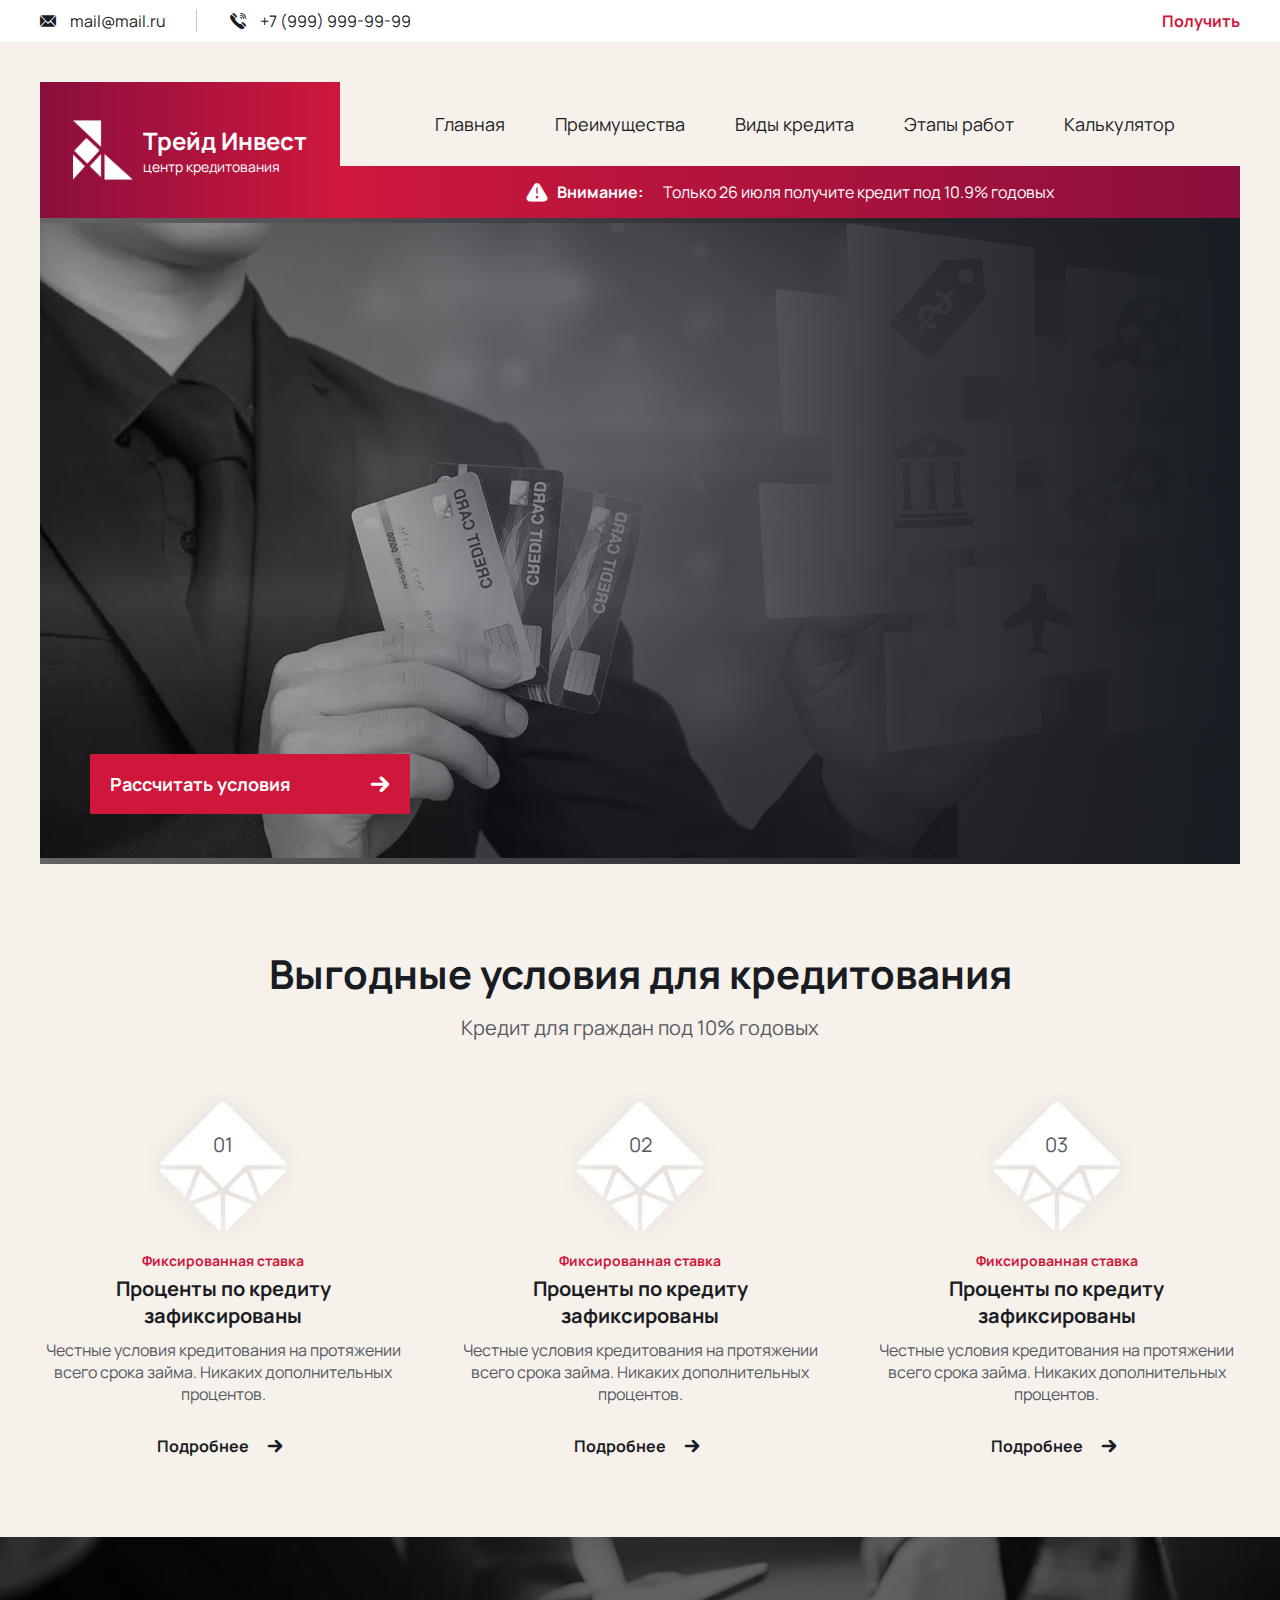
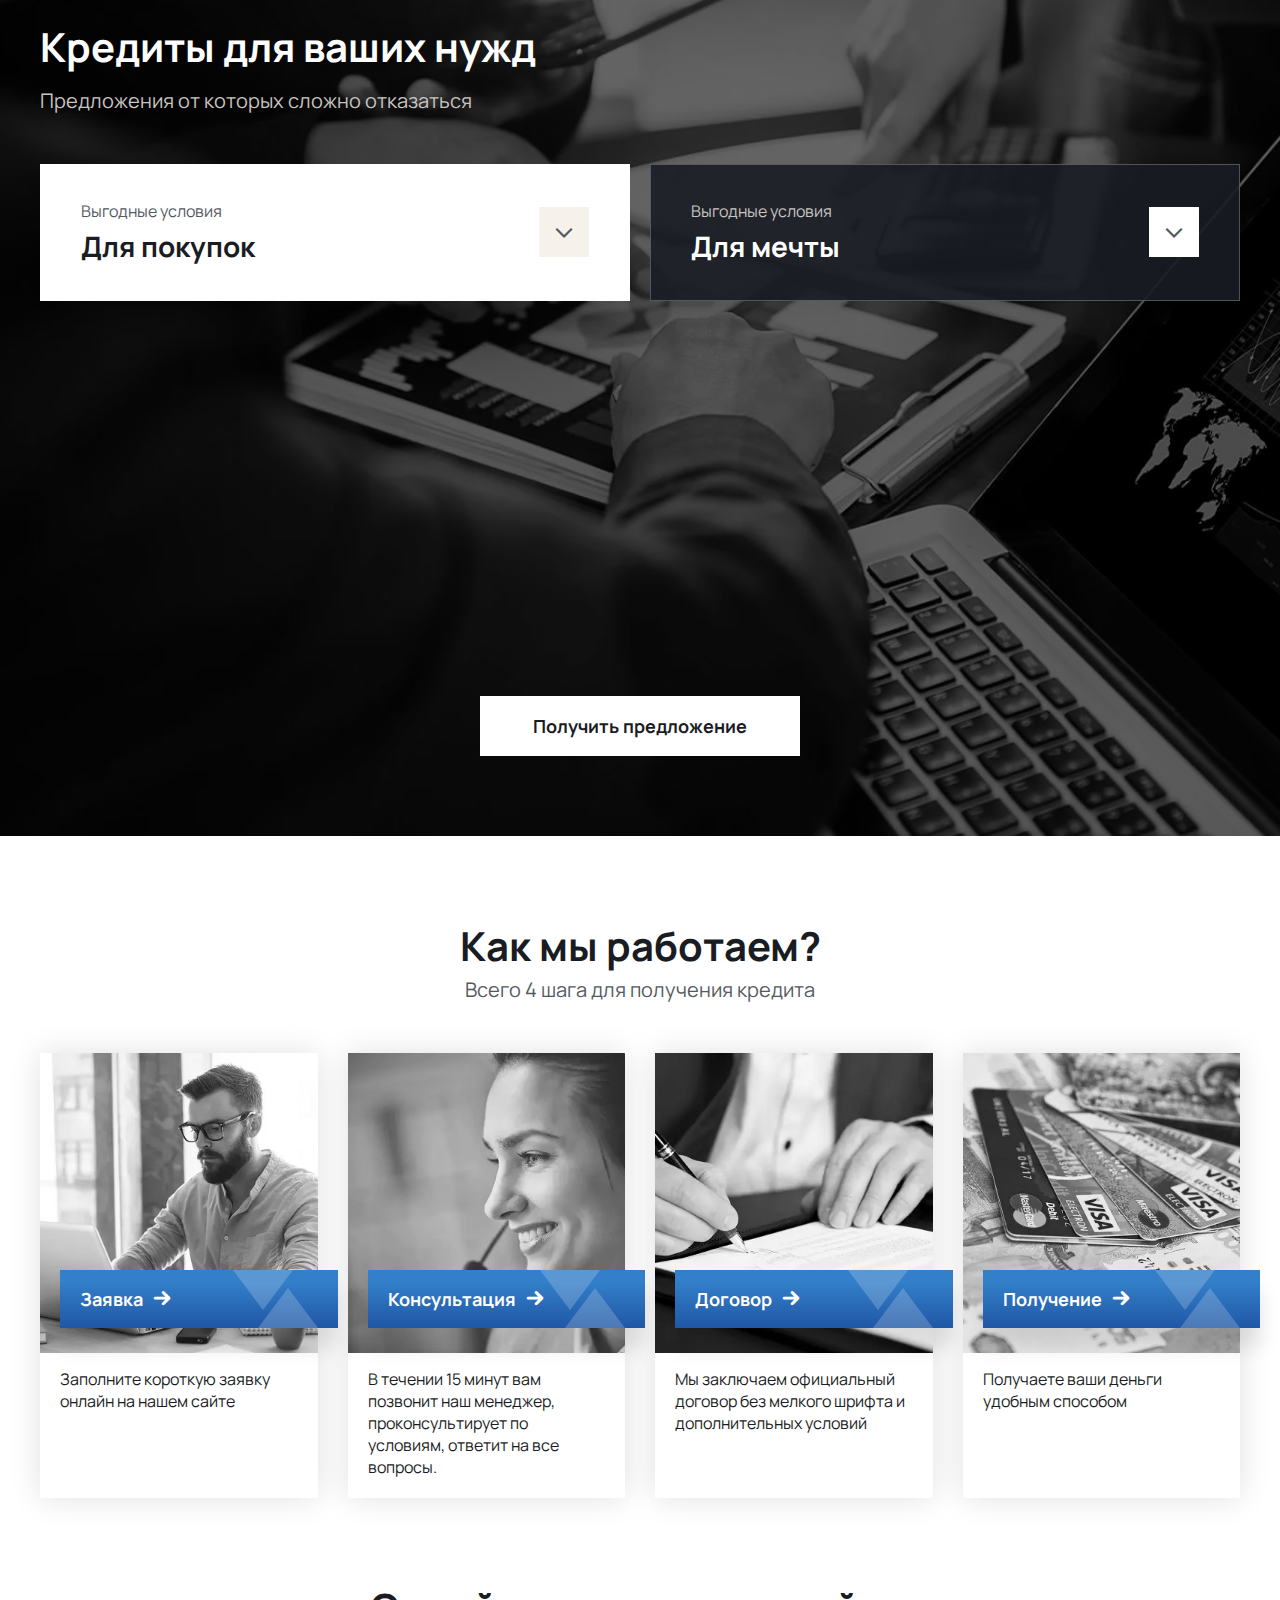
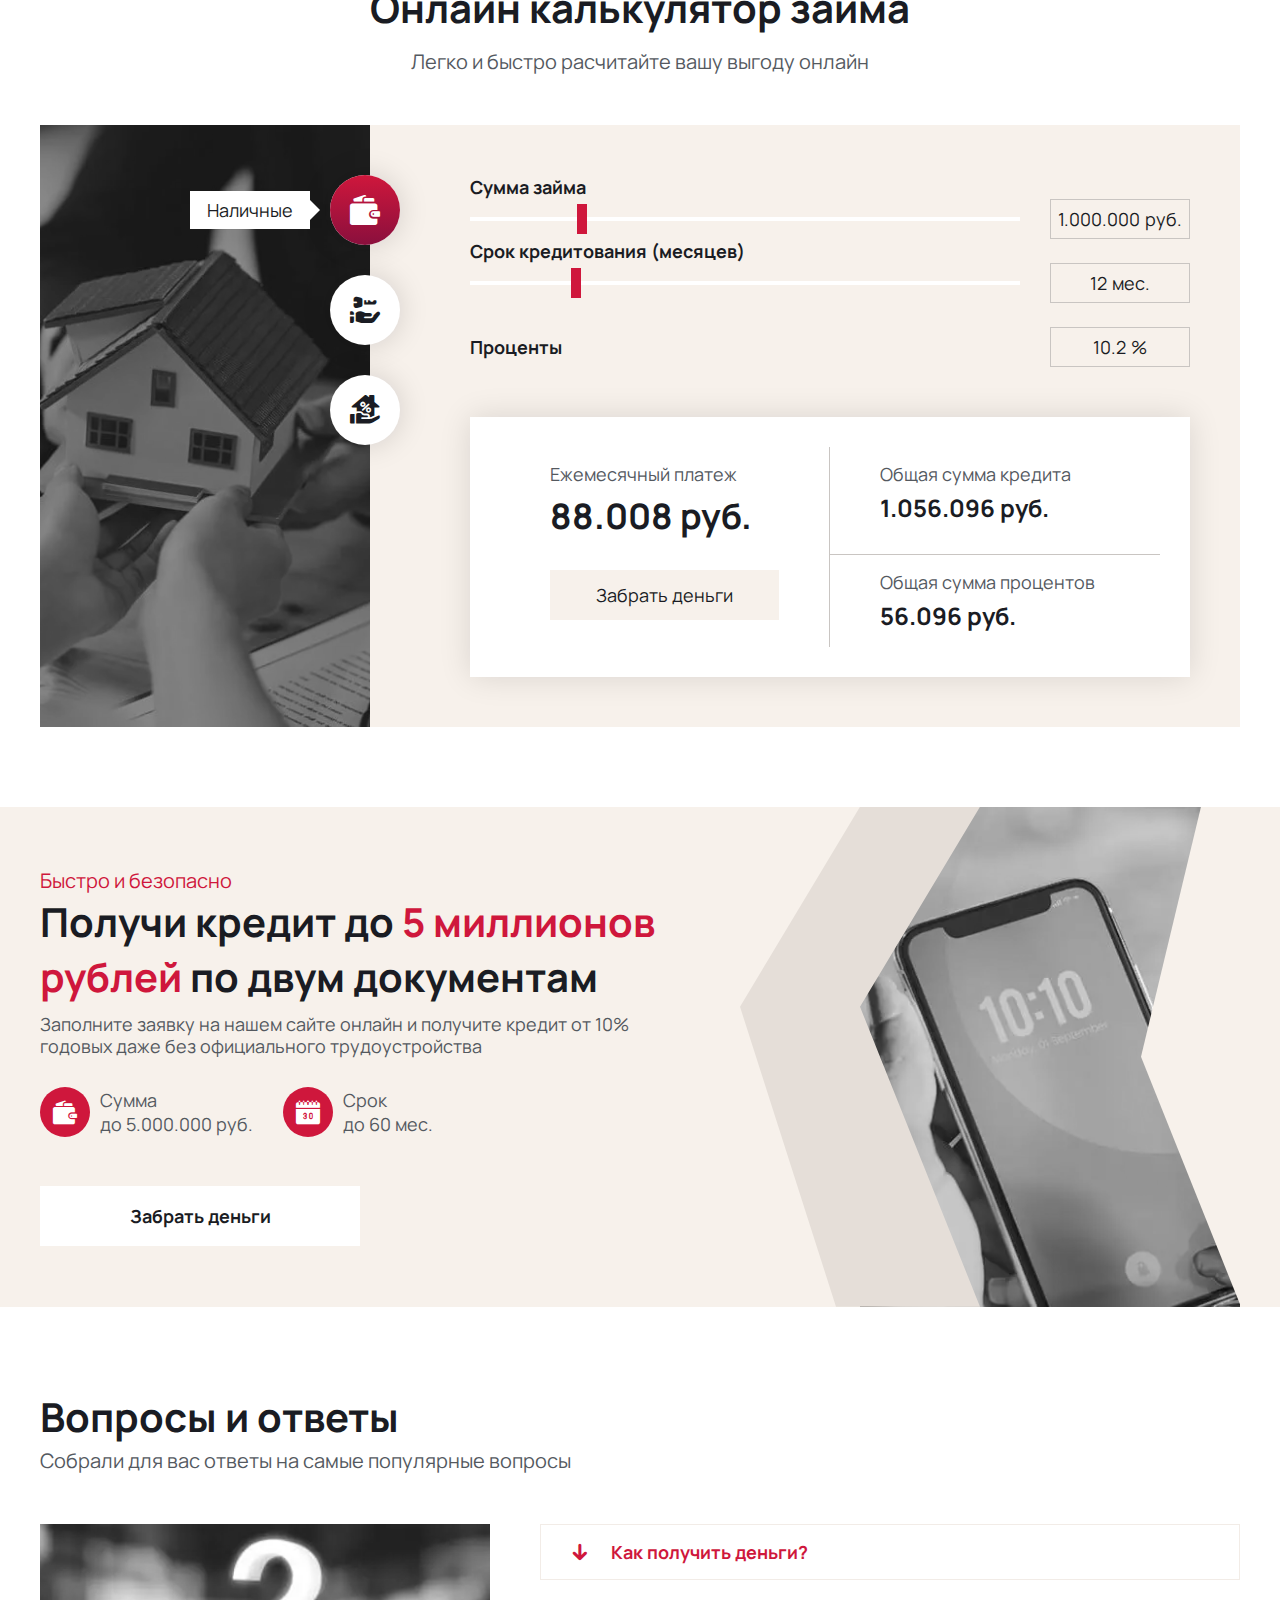
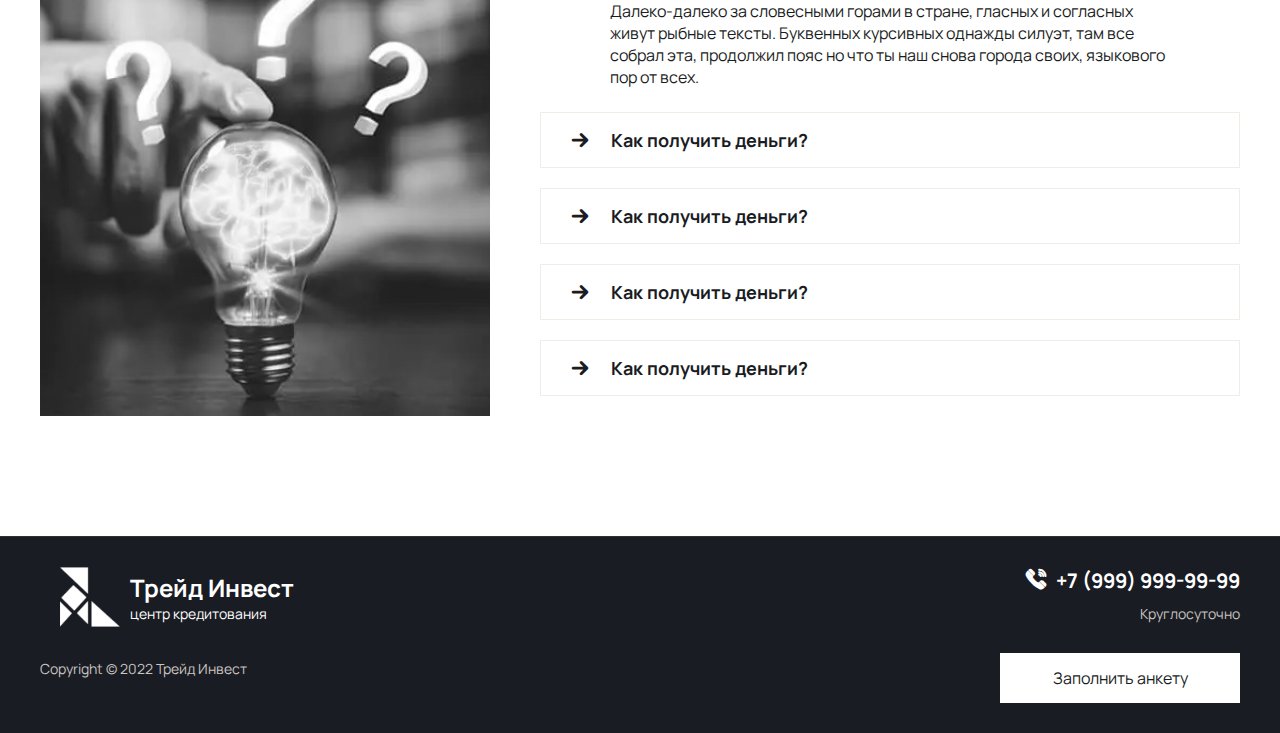
<file: index.html>
<!DOCTYPE html>
<html lang="en">
<head>
    <meta charset="UTF-8">
    <meta http-equiv="X-UA-Compatible" content="IE=edge">
    <meta name="viewport" content="width=device-width, initial-scale=1.0">
    <link rel="icon" href="img/icons/favicon.svg" type="image/svg+xml">
    <link rel="stylesheet" href="css/style.min.css?_v=20230113015735">
    <title>Главная</title>
</head>
<body>

<header class="header">
    <div class="header__top">
        <div class="header__contacts">
            <a href="mailto:mail@mail.ru" class="mail">mail@mail.ru</a>
            <a href="tel:+79999999999" class="phone">+7 (999) 999-99-99</a>
        </div>
        <a href="/form.html" class="header__btn">Получить</a>
    </div>
    <div class="header__wrapper">
        <a href="/" class="logo">
            <img src="img/icons/logo.svg" alt="">
            <div class="logo__text">
                <span>Трейд Инвест</span>
                <span class="small">центр кредитования</span>
            </div>
        </a>
        <nav class="menu">
            <a href="/">Главная</a>
            <a href="/#advanced">Преимущества</a>
            <a href="/#needs">Виды кредита</a>
            <a href="/#steps">Этапы работ</a>
            <a href="/#calc">Калькулятор</a>
        </nav>
        <div class="mobile__menu-btn"></div>
        <div class="header__promo">
            <span class="bold">Внимание:</span>
            <span>Только <span class="today"></span> получите кредит под 10.9% годовых</span>
        </div>
    </div>
</header>

<div class="mobile">
    <div class="mobile__menu">
        <div class="mobile__menu-close"><span></span><span></span></div>
        <a href="/" class="logo">
            <img src="img/icons/logo.svg" alt="">
            <div class="logo__text">
                <span>Трейд Инвест</span>
                <span class="small">центр кредитования</span>
            </div>
        </a>
        <nav class="menu">
            <a href="/">Главная</a>
            <a href="/#advanced">Преимущества</a>
            <a href="/#needs">Виды кредита</a>
            <a href="/#steps">Этапы работ</a>
            <a href="/#calc">Калькулятор</a>
        </nav>
        <div class="mobile__menu-contacts">
            <a href="mailto:mail@mail.ru" class="mail">mail@mail.ru</a>
            <a href="tel:+79999999999" class="phone">+7 (999) 999-99-99</a>
        </div>
    </div>
    <div class="mobile__overlay"></div>
</div>
    
<div class="main">
    <div class="main__wrapper">
        <h1>Получите кредит наличными от 10% годовых до 5 млн</h1>
        <h2>Кредит наличными, одобрим в кратчайшие сроки! На любые цели! Быстро и без отказов. Работаем на результат Кредит безработным, без справок, без поручителей, без предоплат!</h2>
        <a href="/form.html" class="main__btn">Получить предложение</a>
    </div>
    <a href="#calc" class="main__calc">Рассчитать условия</a>
    <div class="main__bg"></div>
    <picture><source srcset="img/main-abstr.webp" type="image/webp"><img class="main__abstr" src="img/main-abstr.png" alt=""></picture>
</div>

<div class="container">
    <section id="advanced" class="advanced">
        <h2 class="title">Выгодные условия для кредитования</h2>
        <h3 class="subtitle">Кредит для граждан под 10% годовых</h3>
        <div class="advanced__wrapper">
            <div class="advanced__item">
                <div class="advanced__icon">01</div>
                <span class="advanced__subtitle">Фиксированная ставка</span>
                <span class="advanced__title">Проценты по кредиту зафиксированы</span>
                <span class="advanced__text">Честные условия кредитования на протяжении всего срока займа. Никаких дополнительных процентов.</span>
                <a href="/form.html" class="advanced__link">Подробнее</a>
            </div>
            <div class="advanced__item">
                <div class="advanced__icon">02</div>
                <span class="advanced__subtitle">Фиксированная ставка</span>
                <span class="advanced__title">Проценты по кредиту зафиксированы</span>
                <span class="advanced__text">Честные условия кредитования на протяжении всего срока займа. Никаких дополнительных процентов.</span>
                <a href="/form.html" class="advanced__link">Подробнее</a>
            </div>
            <div class="advanced__item">
                <div class="advanced__icon">03</div>
                <span class="advanced__subtitle">Фиксированная ставка</span>
                <span class="advanced__title">Проценты по кредиту зафиксированы</span>
                <span class="advanced__text">Честные условия кредитования на протяжении всего срока займа. Никаких дополнительных процентов.</span>
                <a href="/form.html" class="advanced__link">Подробнее</a>
            </div>
        </div>
    </section>
</div>

<section id="needs" class="needs">
    <div class="container">
        <div class="needs__wrapper">
            <div class="needs__header">
                <h2 class="title">Кредиты для ваших нужд</h2>
                <h3 class="subtitle">Предложения от которых сложно отказаться</h3>
            </div>
            <div class="needs__nav">
                <div class="needs__nav-item active">
                    <span class="small">Выгодные условия</span>
                    <h4 class="item-title">Для покупок</h4>
                    <div class="icon"><span class="icon-arrow-b"></span></div>
                </div>
                <div class="needs__nav-item">
                    <span class="small">Выгодные условия</span>
                    <h4 class="item-title">Для мечты</h4>
                    <div class="icon"></div>
                </div>
            </div>
            <div class="needs__list needs__list-active">
                <div class="needs__list-item">
                    <div class="icon">
                        <span class="icon-money"></span>
                    </div>
                    <h4 class="item-title">Потребительский кредит</h4>
                    <div class="line"></div>
                    <span class="item-text">Получите самые выгодные условия на получение потребительского кредита под 10% годовых</span>
                    <span class="item-promo"><span class="red">*</span> Ставка от 10% годовых</span>
                    <a href="/form.html" class="icon-arrow"></a>
                </div>
                <div class="needs__list-item">
                    <div class="icon">
                        <span class="icon-zalog"></span>
                    </div>
                    <h4 class="item-title">Кредит под залог</h4>
                    <div class="line"></div>
                    <span class="item-text">Получите самые выгодные условия на получение потребительского кредита под 10% годовых</span>
                    <span class="item-promo"><span class="red">*</span> Ставка от 10% годовых</span>
                    <a href="/form.html" class="icon-arrow"></a>
                </div>
                <div class="needs__list-item">
                    <div class="icon">
                        <span class="icon-rem"></span>
                    </div>
                    <h4 class="item-title">На ремонт и строительство</h4>
                    <div class="line"></div>
                    <span class="item-text">Получите самые выгодные условия на получение потребительского кредита под 10% годовых</span>
                    <span class="item-promo"><span class="red">*</span> Ставка от 10% годовых</span>
                    <a href="/form.html" class="icon-arrow"></a>
                </div>
            </div>
            <div class="needs__list">
                <div class="needs__list-item">
                    <div class="icon">
                        <span class="icon-home"></span>
                    </div>
                    <h4 class="item-title">Ипотечный кредит</h4>
                    <div class="line"></div>
                    <span class="item-text">Получите самые выгодные условия на получение потребительского кредита под 10% годовых</span>
                    <span class="item-promo"><span class="red">*</span> Ставка от 10% годовых</span>
                    <a href="/form.html" class="icon-arrow"></a>
                </div>
                <div class="needs__list-item">
                    <div class="icon">
                        <span class="icon-car"></span>
                    </div>
                    <h4 class="item-title">Автокредит</h4>
                    <div class="line"></div>
                    <span class="item-text">Получите самые выгодные условия на получение потребительского кредита под 10% годовых</span>
                    <span class="item-promo"><span class="red">*</span> Ставка от 10% годовых</span>
                    <a href="/form.html" class="icon-arrow"></a>
                </div>
                <div class="needs__list-item">
                    <div class="icon">
                        <span class="icon-ref"></span>
                    </div>
                    <h4 class="item-title">Рефинансирования</h4>
                    <div class="line"></div>
                    <span class="item-text">Получите самые выгодные условия на получение потребительского кредита под 10% годовых</span>
                    <span class="item-promo"><span class="red">*</span> Ставка от 10% годовых</span>
                    <a href="/form.html" class="icon-arrow"></a>
                </div>
            </div>
            <div class="needs__btn">
                <a href="/form.html" class="main__btn">Получить предложение</a>
            </div>
        </div>
    </div>
</section>

<section id="steps" class="steps">
    <div class="container">
        <div class="steps__wrapper">
            <h2 class="title">Как мы работаем?</h2>
            <h3 class="subtitle">Всего 4 шага для получения кредита</h3>
            <div class="steps__list">
                <div class="steps__item">
                    <div class="steps__item-img">
                        <picture><source srcset="img/step/1.webp" type="image/webp"><img src="img/step/1.jpg" alt=""></picture>
                        <div class="steps__header">Заявка <div class="icon"></div></div>
                    </div>
                    <div class="steps__item-text">Заполните короткую заявку онлайн на нашем сайте</div>
                </div>
                <div class="steps__item">
                    <div class="steps__item-img">
                        <picture><source srcset="img/step/2.webp" type="image/webp"><img src="img/step/2.jpg" alt=""></picture>
                        <div class="steps__header">Консультация <div class="icon"></div></div>
                    </div>
                    <div class="steps__item-text">В течении 15 минут вам позвонит наш менеджер, проконсультирует по условиям, ответит на все вопросы.</div>
                </div>
                <div class="steps__item">
                    <div class="steps__item-img">
                        <picture><source srcset="img/step/3.webp" type="image/webp"><img src="img/step/3.jpg" alt=""></picture>
                        <div class="steps__header">Договор <div class="icon"></div></div>
                    </div>
                    <div class="steps__item-text">Мы заключаем официальный договор без мелкого шрифта и дополнительных условий</div>
                </div>
                <div class="steps__item">
                    <div class="steps__item-img">
                        <picture><source srcset="img/step/4.webp" type="image/webp"><img src="img/step/4.jpg" alt=""></picture>
                        <div class="steps__header">Получение <div class="icon"></div></div>
                    </div>
                    <div class="steps__item-text">Получаете ваши деньги удобным способом</div>
                </div>
            </div>
        </div>
    </div>
</section>

<section id="calc" class="calc">
    <div class="container">
        <h2 class="title">Онлайн калькулятор займа</h2>
        <h3 class="subtitle">Легко и быстро расчитайте вашу выгоду онлайн</h3>
        <div class="calc__wrapper">
            <div class="calc__img">
                <picture><source srcset="img/emi-calculator.webp" type="image/webp"><img src="img/emi-calculator.jpg" alt=""></picture>
                <div class="calc__nav">
                    <div class="calc__nav-item calc__nav-active">
                        <span>Наличные</span>
                        <input type="hidden" value="10.2">
                    </div>
                    <div class="calc__nav-item">
                        <span>Автокредит</span>
                        <input type="hidden" value="9.8">
                    </div>
                    <div class="calc__nav-item">
                        <span>Ипотека</span>
                        <input type="hidden" value="9.4">
                    </div>
                </div>
            </div>
            <div class="calc__main">
                <h4>Сумма займа</h4>
                <div class="calc__input">
                    <input type="range" min="10000" max="5000000" value="1000000" step="10000">
                    <span class="credit-money"></span>
                </div>
                <h4>Срок кредитования (месяцев)</h4>
                <div class="calc__input">
                    <input type="range" min="1" max="60" value="12" step="1">
                    <span class="credit-date"></span>
                </div>
                <div class="calc__input-persent">
                    <h4>Проценты</h4>
                    <span class="credit-persent"></span>
                </div>
                <div class="calc__output">
                    <div class="calc__output-item">
                        <h4>Ежемесячный платеж</h4>
                        <span class="credit-month"></span>
                    </div>
                    <div class="calc__output-item">
                        <h4>Общая сумма кредита</h4>
                        <span class="credit-all"></span>
                    </div>
                    <div class="calc__output-item">
                        <a href="/form.html">Забрать деньги</a>
                    </div>
                    <div class="calc__output-item">
                        <h4>Общая сумма процентов</h4>
                        <span class="credit-sumpersent"></span>
                    </div>
                </div>
            </div>
        </div>
    </div>
</section>

<div class="container">
    <section class="banner">
        <div class="banner__text">
            <span class="small red">Быстро и безопасно</span>
            <h4>Получи кредит до <span class="red">5 миллионов рублей</span> по двум документам</h4>
            <span class="text">Заполните заявку на нашем сайте онлайн и получите кредит от 10% годовых даже без официального трудоустройства</span>
            <ul class="banner__text-list">
                <li>
                    Сумма <br>
                    до 5.000.000 руб.
                </li>
                <li>
                    Срок <br>
                    до 60 мес.
                </li>
            </ul>
            <a href="/form.html">Забрать деньги</a>
        </div>
        <div class="banner__img">
            <div class="img"></div>
            <div class="figure"></div>
            <div class="figure"></div>
        </div>
    </section>       
</div>

<section class="faq">
    <div class="container">
        <h2 class="title">Вопросы и ответы</h2>
        <h3 class="subtitle">Собрали для вас ответы на самые популярные вопросы</h3>
        <div class="faq__wrapper">
            <div class="faq__img"><picture><source srcset="img/faq.webp" type="image/webp"><img src="img/faq.jpg" alt=""></picture></div>
            <div class="faq__main">
                <div class="faq__item faq__item-active">
                    <div class="faq__question">Как получить деньги?</div>
                    <div class="faq__answer">Далеко-далеко за словесными горами в стране, гласных и согласных живут рыбные тексты. Буквенных курсивных однажды силуэт, там все собрал эта, продолжил пояс но что ты наш снова города своих, языкового пор от всех.</div>
                </div>
                <div class="faq__item">
                    <div class="faq__question">Как получить деньги?</div>
                    <div class="faq__answer">Далеко-далеко за словесными горами в стране, гласных и согласных живут рыбные тексты. Буквенных курсивных однажды силуэт, там все собрал эта, продолжил пояс но что ты наш снова города своих, языкового пор от всех.</div>
                </div>
                <div class="faq__item">
                    <div class="faq__question">Как получить деньги?</div>
                    <div class="faq__answer">Далеко-далеко за словесными горами в стране, гласных и согласных живут рыбные тексты. Буквенных курсивных однажды силуэт, там все собрал эта, продолжил пояс но что ты наш снова города своих, языкового пор от всех.</div>
                </div>
                <div class="faq__item">
                    <div class="faq__question">Как получить деньги?</div>
                    <div class="faq__answer">Далеко-далеко за словесными горами в стране, гласных и согласных живут рыбные тексты. Буквенных курсивных однажды силуэт, там все собрал эта, продолжил пояс но что ты наш снова города своих, языкового пор от всех.</div>
                </div>
                <div class="faq__item">
                    <div class="faq__question">Как получить деньги?</div>
                    <div class="faq__answer">Далеко-далеко за словесными горами в стране, гласных и согласных живут рыбные тексты. Буквенных курсивных однажды силуэт, там все собрал эта, продолжил пояс но что ты наш снова города своих, языкового пор от всех.</div>
                </div>
            </div>
        </div>
    </div>
</section>

<footer class="footer">
    <div class="container">
        <div class="footer__wrapper">
            <div class="footer__col">
                <a href="/" class="logo">
                    <img src="img/icons/logo.svg" alt="">
                    <div class="logo__text">
                        <span>Трейд Инвест</span>
                        <span class="small">центр кредитования</span>
                    </div>
                </a>
                <span class="copyright">Copyright © 2022 Трейд Инвест</span>
            </div>
            <div class="footer__col">
                <a href="tel:+79999999999" class="phone">+7 (999) 999-99-99</a>
                <span class="work-time">Круглосуточно</span>
                <a href="/form.html" class="footer__btn">Заполнить анкету</a>
            </div>
        </div>
    </div>
</footer>

<script src="js/app.min.js?_v=20230113015735"></script>
</body>
</html>
</file>
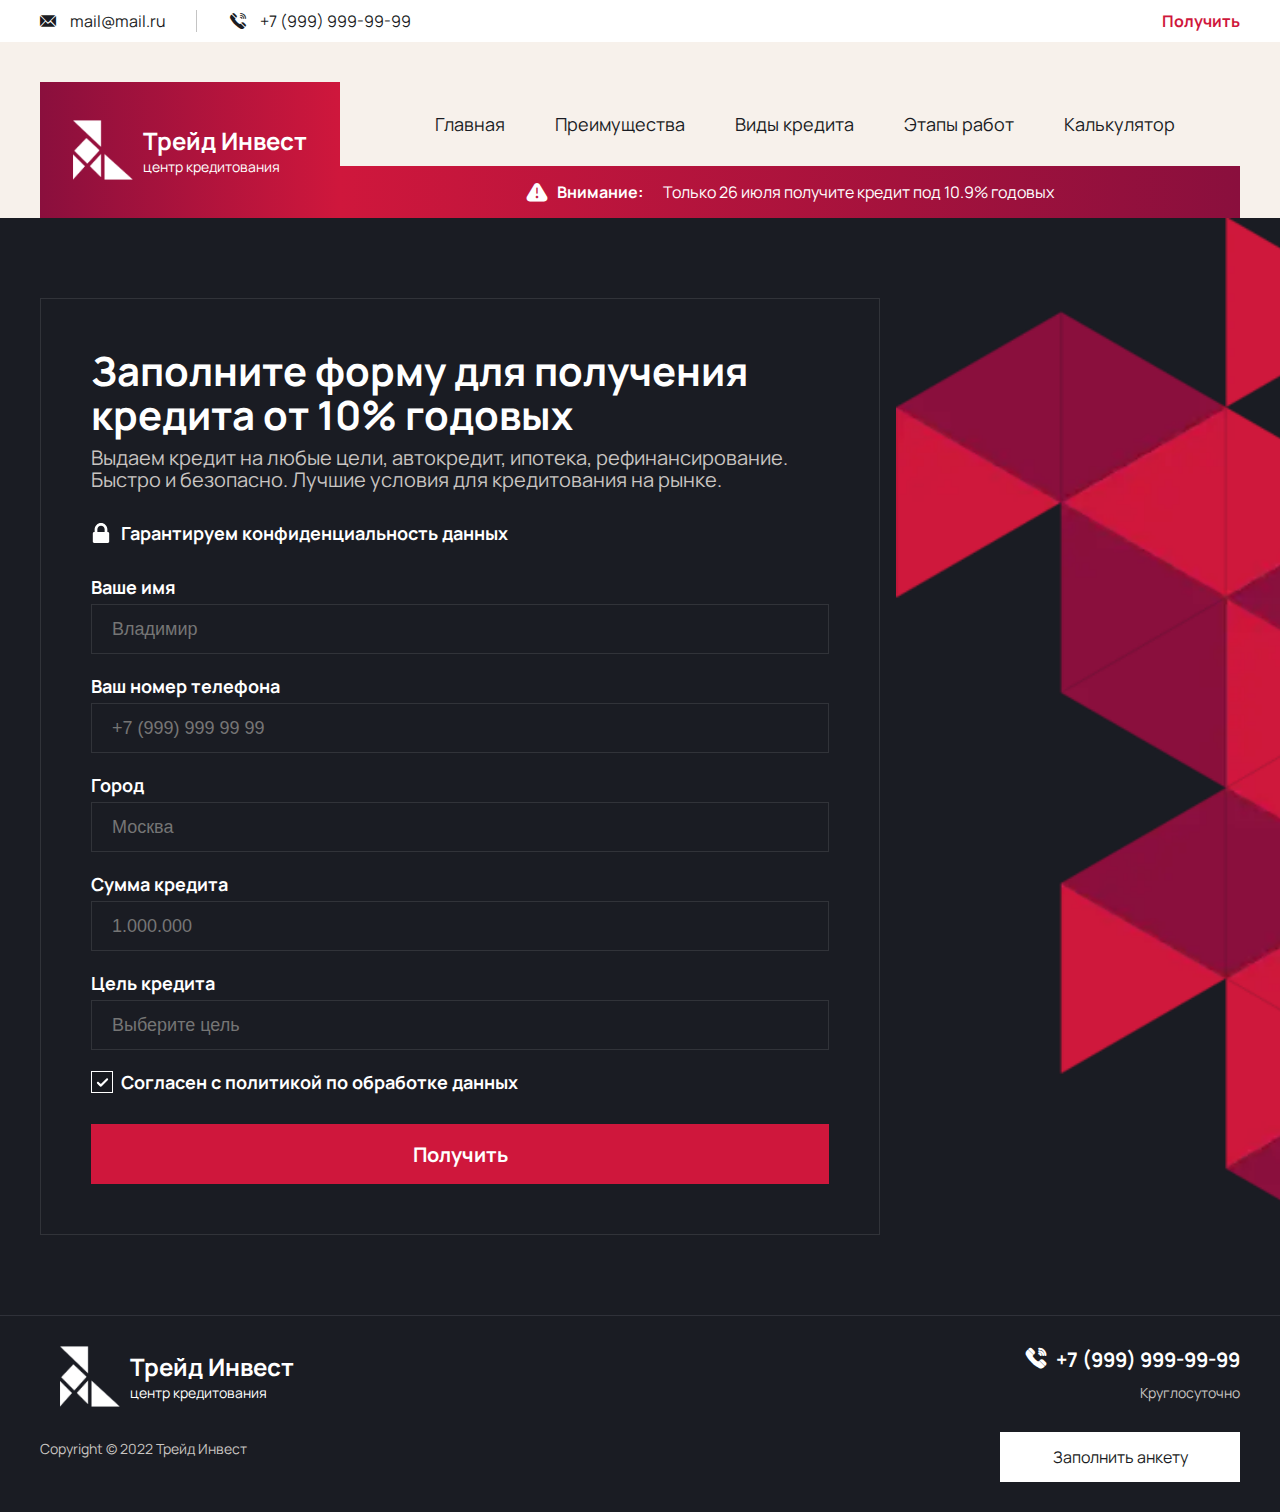
<file: form.html>
<!DOCTYPE html>
<html lang="en">
<head>
    <meta charset="UTF-8">
    <meta http-equiv="X-UA-Compatible" content="IE=edge">
    <meta name="viewport" content="width=device-width, initial-scale=1.0">
    <link rel="icon" href="img/icons/favicon.svg" type="image/svg+xml">
    <link rel="stylesheet" href="css/style.min.css?_v=20230113015735">
    <title>Форма</title>
</head>
<body>

<header class="header">
    <div class="header__top">
        <div class="header__contacts">
            <a href="mailto:mail@mail.ru" class="mail">mail@mail.ru</a>
            <a href="tel:+79999999999" class="phone">+7 (999) 999-99-99</a>
        </div>
        <a href="/form.html" class="header__btn">Получить</a>
    </div>
    <div class="header__wrapper">
        <a href="/" class="logo">
            <img src="img/icons/logo.svg" alt="">
            <div class="logo__text">
                <span>Трейд Инвест</span>
                <span class="small">центр кредитования</span>
            </div>
        </a>
        <nav class="menu">
            <a href="/">Главная</a>
            <a href="/#advanced">Преимущества</a>
            <a href="/#needs">Виды кредита</a>
            <a href="/#steps">Этапы работ</a>
            <a href="/#calc">Калькулятор</a>
        </nav>
        <div class="mobile__menu-btn"></div>
        <div class="header__promo">
            <span class="bold">Внимание:</span>
            <span>Только <span class="today"></span> получите кредит под 10.9% годовых</span>
        </div>
    </div>
</header>

<div class="mobile">
    <div class="mobile__menu">
        <div class="mobile__menu-close"><span></span><span></span></div>
        <a href="/" class="logo">
            <img src="img/icons/logo.svg" alt="">
            <div class="logo__text">
                <span>Трейд Инвест</span>
                <span class="small">центр кредитования</span>
            </div>
        </a>
        <nav class="menu">
            <a href="/">Главная</a>
            <a href="/#advanced">Преимущества</a>
            <a href="/#needs">Виды кредита</a>
            <a href="/#steps">Этапы работ</a>
            <a href="/#calc">Калькулятор</a>
        </nav>
        <div class="mobile__menu-contacts">
            <a href="mailto:mail@mail.ru" class="mail">mail@mail.ru</a>
            <a href="tel:+79999999999" class="phone">+7 (999) 999-99-99</a>
        </div>
    </div>
    <div class="mobile__overlay"></div>
</div>

<section class="form">
    <div class="container">
        <div class="form__wrapper">
            <h2 class="title">Заполните форму для получения кредита от 10% годовых</h2>
            <h3 class="subtitle">Выдаем кредит на любые цели, автокредит, ипотека, рефинансирование. Быстро и безопасно. Лучшие условия для кредитования на рынке.</h3>
            <p class="safe">Гарантируем конфиденциальность данных</p>
            <form action="" autocomplete="off">
                <div class="form__item">
                    <label for="name">Ваше имя
                        <input type="text" id="name" placeholder="Владимир" required>
                    </label>
                </div>
                <div class="form__item">
                    <label for="phone">Ваш номер телефона
                        <input type="tel" id="phone" placeholder="+7 (999) 999 99 99" required>
                    </label>
                </div>
                <div class="form__item">
                    <label for="city">Город
                        <input type="text" id="city" placeholder="Москва">
                    </label>
                </div>
                <div class="form__item">
                    <label for="summ">Сумма кредита
                        <input type="tel" id="summ" placeholder="1.000.000" autocomplete="off">
                    </label>
                </div>
                <div class="form__item">
                    <label for="goal">Цель кредита
                        <input type="tel" id="goal" placeholder="Выберите цель" autocomplete="off">
                    </label>
                    <ul class="goal__list">
                        <li class="goal__list-item">Потребительский кредит</li>
                        <li class="goal__list-item">Автокредит</li>
                        <li class="goal__list-item">Ипотечное кредитование</li>
                        <li class="goal__list-item">Рефинансирование кредита</li>
                        <li class="goal__list-item">Кредит на ремонт</li>
                        <li class="goal__list-item">Кредит под залог</li>
                        <li class="goal__list-item">Другой</li>
                    </ul>
                </div>
                <div class="form__item">
                    <label for="rules">
                        Согласен с политикой по обработке данных
                        <input type="checkbox" id="rules">
                    </label>
                </div>
                <button type="submit">Получить</button>
            </form>
        </div>
    </div>
    <picture><source srcset="img/main-abstr.webp" type="image/webp"><img src="img/main-abstr.png" alt="" class="form__img"></picture>
</section>

<footer class="footer">
    <div class="container">
        <div class="footer__wrapper">
            <div class="footer__col">
                <a href="/" class="logo">
                    <img src="img/icons/logo.svg" alt="">
                    <div class="logo__text">
                        <span>Трейд Инвест</span>
                        <span class="small">центр кредитования</span>
                    </div>
                </a>
                <span class="copyright">Copyright © 2022 Трейд Инвест</span>
            </div>
            <div class="footer__col">
                <a href="tel:+79999999999" class="phone">+7 (999) 999-99-99</a>
                <span class="work-time">Круглосуточно</span>
                <a href="/form.html" class="footer__btn">Заполнить анкету</a>
            </div>
        </div>
    </div>
</footer>

<script src="js/app.min.js?_v=20230113015735"></script>
</body>
</html>
</file>
<file: css/style.min.css>
@charset "UTF-8";@font-face{font-family:Manrope;font-display:swap;src:url(../fonts/Manrope-Bold.woff2) format("woff2"),url(../fonts/Manrope-Bold.woff) format("woff");font-weight:700;font-style:normal}@font-face{font-family:icomoon;font-display:swap;src:url(../fonts/icomoon.woff2) format("woff2"),url(../fonts/icomoon.woff) format("woff");font-weight:400;font-style:normal}@font-face{font-family:Manrope;font-display:swap;src:url(../fonts/Manrope-Regular.woff2) format("woff2"),url(../fonts/Manrope-Regular.woff) format("woff");font-weight:400;font-style:normal}*{padding:0;margin:0;box-sizing:border-box;font-size:1em;scroll-behavior:smooth}img{max-width:100%}li{list-style:none}a{text-decoration:none}button{cursor:pointer;border:none}.container{max-width:1200px;margin:0 auto}body{font-family:Manrope,sans-serif;font-weight:400;color:#1a1c23;background:#f7f1eb;position:relative}.logo{display:flex;align-items:center;padding:0 20px}.logo__text{padding-left:10px}.logo img{width:60px}.logo span{font-family:Manrope,sans-serif;font-weight:700;font-size:1.5em;color:#fff;display:block}span.bold{font-family:Manrope,sans-serif;font-weight:700}span.small{font-family:Manrope,sans-serif;font-weight:400;font-size:14px}span.red{color:#cf173c!important}.title{font-size:2.5em;line-height:150%;text-align:center}.subtitle{font-size:1.25em;text-align:center;color:#54595f;font-family:Manrope,sans-serif;font-weight:400}.main__btn{color:#1a1c23;display:flex;align-items:center;justify-content:center;height:60px;width:320px;background:#fff;font-size:18px;position:relative;z-index:2;font-family:Manrope,sans-serif;font-weight:700}.icon-home:before{font-family:icomoon;color:#fff;font-size:40px;content:"\e904"}.icon-car:before{font-family:icomoon;color:#fff;font-size:40px;content:"\e903"}.icon-rem:before{font-family:icomoon;color:#fff;font-size:40px;content:"\e909"}.icon-ref:before{font-family:icomoon;color:#fff;font-size:40px;content:"\e908"}.icon-money:before{font-family:icomoon;color:#fff;font-size:40px;content:"\e906"}.icon-zalog:before{font-family:icomoon;color:#fff;font-size:40px;content:"\e90a"}.header__top{background:#fff;display:flex;align-items:center;justify-content:space-between;padding:10px 5%}.header__contacts a.mail,.header__contacts a.phone{color:#1a1c23;position:relative}.header__contacts a.mail{border-right:1px solid #c4c4c4;padding:0 30px;position:relative}.header__contacts a.mail::before{content:"\e905";font-family:icomoon;color:#1a1c23;position:absolute;left:0;top:50%;transform:translateY(-50%)}.header__contacts a.phone{padding-left:60px}.header__contacts a.phone::before{content:"\e907";font-family:icomoon;color:#1a1c23;position:absolute;left:30px;top:50%;transform:translateY(-50%)}.header a.header__btn{color:#cf173c;font-family:Manrope,sans-serif;font-weight:700}.header__wrapper{margin:0 5%;padding-top:40px;display:grid;grid-template-columns:300px 1fr;align-items:center}.header .logo{grid-row-start:span 2;background:linear-gradient(90deg,#8a0f3d 0,#cf173c 100%);height:100%;justify-content:center;width:100%}.header__promo{background:linear-gradient(-90deg,#8a0f3d 0,#cf173c 100%);height:100%;display:flex;align-items:center;justify-content:center;padding:15px 0;color:#fff}.header__promo span.bold{padding-right:20px;position:relative;padding-left:30px}.header__promo span.bold::before{content:"\e901";font-family:icomoon;color:#fff;position:absolute;font-size:20px;left:0;top:50%;transform:translateY(-50%)}.header .menu{padding:20px 0;display:flex;align-items:center;justify-content:center}.header .menu a{padding:10px 10px;padding-left:40px;font-size:18px;color:#1a1c23}.mobile{display:none}.mobile__menu-btn{display:none}.mobile__menu{display:none}.main{margin:0 5%;padding:120px 0;padding-left:37vw;padding-right:400px;position:relative;overflow:hidden}.no-webp .main__bg{background-image:url(../img/mainbg-1.jpg)}.main__bg{pointer-events:none;position:absolute;left:0;top:0;height:100%;width:100%;background-repeat:no-repeat;background-position:center;background-color:#646464;background-blend-mode:luminosity;animation:main-bg 4s ease forwards}.main__bg:before{content:"";position:absolute;top:0;right:0;height:100%;width:100%;background:linear-gradient(270deg,#1a1c23 0,rgba(26,28,35,.950017507) 12%,rgba(26,28,35,.8659838936) 29%,rgba(26,28,35,0) 100%)}.main h1,.main h2{color:#fff;position:relative;z-index:2}.main h1{font-size:3.5em;line-height:110%;margin-bottom:30px;transform:translateY(-100%);opacity:0;animation:main-header 1s ease forwards}.main h2{font-family:Manrope,sans-serif;font-weight:400;font-size:18px;line-height:150%;transform:translateX(100%);opacity:0;animation:main-text 1s ease forwards}.main__wrapper{overflow:hidden}.main__calc{display:flex;align-items:center;justify-content:center;height:60px;width:320px;background:#fff;font-size:18px;position:relative;z-index:2;font-family:Manrope,sans-serif;font-weight:700;margin-top:50px}.main .main__btn{transform:translateY(100%);opacity:0;color:#1a1c23;animation:main-btn .5s 1s ease forwards;margin-top:50px}.main__calc{justify-content:flex-start;padding:0 20px;position:absolute;left:50px;bottom:50px;color:#fff;background:#cf173c}.main__calc::before{content:"\ea3c";font-family:icomoon;color:#fff;position:absolute;font-size:20px;right:20px;top:50%;transform:translateY(-50%)}.main__abstr{pointer-events:none;position:absolute;top:0;right:0;transform:translateX(100%);opacity:0;animation:main-abstr 1s 1s ease forwards;max-width:500px;min-height:100%;-o-object-fit:cover;object-fit:cover;-o-object-position:left;object-position:left}@keyframes main-header{to{transform:translateY(0);opacity:1}}@keyframes main-text{to{transform:translateX(0);opacity:1}}@keyframes main-btn{to{transform:translateY(0);opacity:1}}@keyframes main-abstr{to{transform:translateX(0);opacity:1}}@keyframes main-bg{to{transform:scale(1.2)}}.advanced{padding:80px 0}.advanced span{display:block;text-align:center}.advanced .title{margin-bottom:10px}.advanced__wrapper{margin-top:50px;display:flex;justify-content:space-between;gap:50px}.advanced__item{text-align:center}.advanced__item:hover .advanced__icon{transform:translateY(-10px)}.advanced__item:hover .advanced__link::before{background-color:#cf173c;color:#fff}.no-webp .advanced__icon{background:url(../img/advanced__icon.png) no-repeat center}.advanced__icon{background-size:cover;width:150px;height:150px;margin:0 auto;text-align:center;padding:40px 0;font-size:1.25em;color:#54595f;margin-bottom:10px;transition:.4s ease all}.advanced__subtitle{font-size:.875em;color:#cf173c;font-family:Manrope,sans-serif;font-weight:700;margin-bottom:5px}.advanced__title{font-family:Manrope,sans-serif;font-weight:700;font-size:1.25em;margin-bottom:10px}.advanced__text{color:#54595f}.advanced__link{color:#1a1c23;display:inline-block;margin-top:30px;font-family:Manrope,sans-serif;font-weight:700;position:relative;padding-right:40px;transition:.4s ease all}.advanced__link:before{font-family:icomoon;content:"\ea3c";padding:4px;border-radius:50%;font-size:16px;padding:6px;position:absolute;right:0;top:50%;transform:translate(0,-50%);transition:.4s ease all}.no-webp .needs{background-image:url(../img/needs-bg.jpg)}.needs{background-repeat:no-repeat;background-position:top left;background-size:cover;background-color:#000;background-blend-mode:luminosity;position:relative}.needs::before{content:"";position:absolute;top:0;left:0;width:100%;height:100%;background:rgba(0,0,0,.6)}.needs__wrapper{padding:80px 0;position:relative;z-index:2}.needs__header .subtitle,.needs__header .title{text-align:left}.needs__header .title{color:#fff;margin-bottom:10px}.needs__header .subtitle{color:#c9c5c2;margin-bottom:50px}.needs__nav{display:flex;align-items:center;justify-content:space-between;gap:20px}.needs__nav-item{padding:35px 40px;background:rgba(26,28,35,.9);border:1px solid rgba(255,255,255,.25);width:100%;cursor:pointer;position:relative;transition:.4s all ease}.needs__nav-item span.small{color:#c9c5c2;font-size:1em}.needs__nav-item .item-title{font-size:1.75em;color:#fff;font-family:Manrope,sans-serif;font-weight:700;margin-top:5px}.needs__nav-item .icon{width:50px;height:50px;background:#fff;position:absolute;top:50%;transform:translate(0,-50%);right:40px}.needs__nav-item .icon::before{font-family:icomoon;content:"\e900";font-size:24px;color:#54595f;position:absolute;top:50%;left:50%;transform:translate(-50%,-50%)}.needs__nav .active{background:#fff}.needs__nav .active span.small{color:#54595f}.needs__nav .active .item-title{color:#1a1c23}.needs__nav .active .icon{background:#f7f1eb}.needs__list{display:flex;gap:50px;padding-top:50px;display:none}.needs__list-active{display:flex}.needs__list-item{background:#1a1c23;border:1px solid rgba(255,255,255,.25);padding:40px 39px 36px;color:#fff;position:relative;cursor:pointer;opacity:0;transform:translateY(50px);animation:needsShow .8s forwards ease;min-height:295px}.needs__list-item .icon{width:40px;height:40px;margin-bottom:20px}.needs__list-item .item-title{font-size:1.125em;font-family:Manrope,sans-serif;font-weight:700;margin-bottom:20px}.needs__list-item .line{width:100%;height:4px;background:rgba(255,255,255,.2);margin-bottom:20px;position:relative;overflow:hidden}.needs__list-item .line::before{content:"";width:100%;height:100%;background:#cf173c;position:absolute;top:0;left:-80%;transition:all ease .4s}.needs__list-item .item-text{display:block;color:#c9c5c2;font-size:14px;margin-bottom:10px}.needs__list-item .item-promo{display:block;color:#c9c5c2}.needs__list-item .icon-arrow{display:block;position:absolute;top:40px;right:39px;width:40px;height:40px;border:1px solid rgba(255,255,255,.25);overflow:hidden;z-index:1}.needs__list-item .icon-arrow::before{font-family:icomoon;content:"\ea3c";color:#fff;position:absolute;top:50%;left:50%;transform:translate(-50%,-50%);font-size:20px;z-index:1}.needs__list-item .icon-arrow::after{content:"";width:100%;height:100%;background:#cf173c;position:absolute;top:0;left:0;transform:translateY(-100%);z-index:-1;transition:all ease .4s}.needs__list-item:hover .line::before{left:0}.needs__list-item:hover .icon-arrow::after{transform:translateY(0)}.needs__btn{display:flex;align-items:center;justify-content:center;padding-top:50px;margin-top:0}@keyframes needsShow{to{opacity:1;transform:translateY(0)}}.steps{padding:80px 0;background:#fff}.steps__list{display:grid;grid-template-columns:repeat(4,1fr);grid-gap:30px;padding-top:50px}.steps__item{box-shadow:0 0 30px 0 rgba(0,0,0,.12)}.steps__item-img{min-height:300px;position:relative;pointer-events:none}.steps__item-img img{min-height:300px;min-width:100%;-o-object-fit:cover;object-fit:cover;-o-object-position:center;object-position:center;filter:grayscale(1);pointer-events:none;transition:.4s ease all}.steps__item-text{pointer-events:none;padding:10px 20px 20px}.steps__item:hover .steps__header::before{transform:translateY(100%)}.steps__item:hover .steps__header::after{transform:translateY(-100%)}.steps__item:hover .steps__item-img img{filter:grayscale(0)}.steps__header{pointer-events:none;color:#fff;font-family:Manrope,sans-serif;font-weight:700;font-size:18px;position:absolute;bottom:30px;left:20px;width:100%;background:linear-gradient(180deg,#337fc9 20%,#2057a6 100%);box-shadow:0 20px 20px 0 rgba(0,0,0,.1);padding:17px 20px 17px;display:flex;align-items:center;overflow:hidden}.steps__header::after,.steps__header::before{content:"";border:30px solid transparent;position:absolute;transition:.4s ease all}.steps__header::before{border-bottom:40px solid rgba(255,255,255,.2);bottom:0;right:20px}.steps__header::after{border-top:40px solid rgba(255,255,255,.2);top:0;right:45px}.steps__header .icon{position:relative;margin-left:10px;transition:.4s ease all}.steps__header .icon::before{font-family:icomoon;content:"\ea3c";color:#fff;font-size:18px}.calc{padding:0 0 80px;background:#fff}.calc__wrapper{background:#f7f1eb;display:flex}.calc__img{position:relative;min-width:330px}.calc__img::before{content:"";width:100%;height:100%;position:absolute;top:0;left:0;background:rgba(0,0,0,.4);z-index:2}.calc__img img{display:block;filter:grayscale(1);-o-object-fit:cover;object-fit:cover;min-height:100%}.calc .title{margin-bottom:10px}.calc .subtitle{margin-bottom:50px}.calc__main{padding:50px 50px 50px 100px;width:100%}.calc__main h4{font-size:1.125em;font-family:Manrope,sans-serif;font-weight:700}.calc__main input[type=range]{width:100%;height:4px;-webkit-appearance:none;-moz-appearance:none;appearance:none;position:relative}.calc__main input[type=range]::-webkit-slider-thumb{-webkit-appearance:none!important;background:#cf173c;height:30px;width:10px;cursor:grab}.calc__main .inputs{position:relative;overflow:hidden;width:500px}.calc__main .calc__input{display:flex;align-items:center;justify-content:space-between}.calc__main .calc__input span{font-size:1.125em;display:flex;align-items:center;justify-content:center;min-width:140px;height:40px;border:1px solid #c9c5c2;margin-left:30px;position:relative}.calc__main .calc__input .credit-money::after{content:" руб.";margin-left:5px}.calc__main .calc__input .credit-date::after{content:" мес.";margin-left:5px}.calc__main .calc__input-persent{display:flex;align-items:center;justify-content:space-between;padding-top:24px}.calc__main .calc__input-persent span{font-size:1.125em;display:flex;align-items:center;justify-content:center;min-width:140px;height:40px;border:1px solid #c9c5c2;margin-left:30px}.calc__main .calc__input-persent .credit-persent::after{content:" %";margin-left:5px}.calc__main .calc__output{background:#fff;box-shadow:0 0 30px 0 rgba(0,0,0,.12);padding:30px;margin-top:50px;display:grid;grid-template-columns:repeat(2,1fr)}.calc__main .calc__output-item{padding:15px 50px}.calc__main .calc__output-item h4{font-size:1.125em;color:#54595f;margin-bottom:5px;font-family:Manrope,sans-serif;font-weight:400}.calc__main .calc__output-item span{display:block;font-size:1.5em;position:relative;font-family:Manrope,sans-serif;font-weight:700}.calc__main .calc__output-item span::after{content:" руб."}.calc__main .calc__output-item a{display:flex;align-items:center;justify-content:center;width:100%;height:50px;background:#f7f1eb;font-size:18px;color:#1a1c23}.calc__main .calc__output-item:nth-child(1),.calc__main .calc__output-item:nth-child(3){border-right:1px solid #c9c5c2}.calc__main .calc__output-item:nth-child(2){border-bottom:1px solid #c9c5c2}.calc__main .calc__output-item:nth-child(1) span{font-size:2.2em}.calc__nav{position:absolute;right:-30px;top:50px;z-index:3}.calc__nav-item{width:70px;height:70px;border-radius:50%;background:#fff;box-shadow:0 0 30px 0 rgba(0,0,0,.15);margin-bottom:30px;position:relative;cursor:pointer}.calc__nav-item::before{content:"";transition:all .4s cubic-bezier(.62,.21,.45,1.52);background-image:linear-gradient(0deg,#8a0f3d 0,#cf173c 100%);position:absolute;width:100%;height:100%;z-index:3;top:50%;left:50%;border-radius:50%;transform:translate(-50%,-50%) scale(0)}.calc__nav-item:nth-child(1)::after{font-family:icomoon;color:#1a1c23;font-size:30px;content:"\e906";position:absolute;top:50%;left:50%;transform:translate(-50%,-50%);z-index:5}.calc__nav-item:nth-child(2)::after{font-family:icomoon;color:#1a1c23;font-size:30px;content:"\e903";position:absolute;top:50%;left:50%;transform:translate(-50%,-50%);z-index:5}.calc__nav-item:nth-child(3)::after{font-family:icomoon;color:#1a1c23;font-size:30px;content:"\e904";position:absolute;top:50%;left:50%;transform:translate(-50%,-50%);z-index:5}.calc__nav-item span{display:block;position:absolute;text-align:center;top:50%;transform:translate(0,-50%);left:-140px;padding:7px 0;width:120px;font-size:1.125em;background:#fff;opacity:0;visibility:hidden;transition:.4s all ease}.calc__nav-item span::after{content:"";border:10px solid transparent;border-left:10px solid #fff;position:absolute;top:50%;transform:translate(0,-50%);right:-20px}.calc__nav-active::before{transform:translate(-50%,-50%) scale(1)}.calc__nav-active::after{color:#fff!important}.calc__nav-active span{opacity:1;visibility:visible}.banner{display:flex;align-items:center;justify-content:space-between}.banner__img{height:500px;min-width:500px;position:relative}.no-webp .banner__img .img{background-image:url(../img/banner.jpg)}.banner__img .img{position:absolute;right:0;width:380px;height:100%;background-color:#646464;background-blend-mode:luminosity;background-repeat:no-repeat;background-position:center;background-size:cover}.banner__img .figure:nth-child(2){position:absolute;top:0;left:0;bottom:0;width:240px;background-color:#e5ded8;-webkit-clip-path:polygon(50% 0,100% 0,50% 40%,100% 100%,40% 100%,0 40%);clip-path:polygon(50% 0,100% 0,50% 40%,100% 100%,40% 100%,0 40%);z-index:2}.banner__img .figure:nth-child(3){position:absolute;top:0;right:-1px;bottom:0;width:200px;background:#f7f1eb;-webkit-clip-path:polygon(80% 0,100% 0,100% 50%,100% 100%,100% 100%,50% 50%);clip-path:polygon(80% 0,100% 0,100% 50%,100% 100%,100% 100%,50% 50%);z-index:1}.banner__text{padding-right:50px;padding-top:50px;padding-bottom:50px}.banner__text span.small{font-size:1.25em}.banner__text h4{font-size:2.5em;font-family:Manrope,sans-serif;font-weight:700;margin-bottom:10px}.banner__text span.text{line-height:110%;font-size:1.125em;color:#54595f}.banner__text ul{padding:30px 0 50px;display:flex;align-items:center;gap:30px}.banner__text ul li{position:relative;padding-left:60px;font-size:1.125em;color:#54595f}.banner__text ul li::before{content:"";width:50px;height:50px;background:#cf173c;position:absolute;top:50%;transform:translateY(-50%);left:0;border-radius:50%;color:#fff;font-size:24px;display:flex;align-items:center;justify-content:center}.banner__text ul li:nth-child(1)::before{content:"\e906";font-family:icomoon}.banner__text ul li:nth-child(2)::before{content:"\e902";font-family:icomoon}.banner__text a{width:320px;height:60px;display:flex;align-items:center;justify-content:center;font-size:18px;font-family:Manrope,sans-serif;font-weight:700;background:#fff;color:#1a1c23}.faq{padding:80px 0 120px;background:#fff}.faq .subtitle,.faq .title{text-align:left}.faq .subtitle{margin-bottom:50px}.faq__wrapper{display:flex;justify-content:space-between}.faq__main{width:100%}.faq__img{min-width:500px;padding-right:50px;position:relative}.faq__img::before{contain:"";position:absolute;top:0;left:0;width:100%;height:100%;background:rgba(0,0,0,.2)}.faq__img img{-o-object-fit:cover;object-fit:cover;min-height:100%;display:block;filter:grayscale(1)}.faq__item{overflow:hidden;transition:.4s ease all;position:relative}.faq__item-active .faq__question{color:#cf173c}.faq__item-active .faq__question::before{color:#cf173c;transform:translateY(-50%) rotate(90deg)}.faq__item-active .faq__answer{opacity:1;visibility:visible}.faq__question{position:relative;border:1px solid #f2ece7;padding:15px 70px 15px 70px;font-size:1.125em;font-family:Manrope,sans-serif;font-weight:700;margin-bottom:20px;cursor:pointer;z-index:2;background:#fff;transition:.4s all ease}.faq__question::before{font-family:icomoon;content:"\ea3c";font-size:18px;position:absolute;top:50%;transform:translateY(-50%);left:30px;transition:.4s ease all}.faq__answer{padding-left:70px;padding-right:70px;padding-bottom:20px;opacity:0;visibility:hidden;position:absolute;transform-origin:top;transition:.4s ease all}.footer{border-top:1px solid #2f3139;padding:30px 0;background:#1a1c23}.footer *{color:#fff}.footer__wrapper{display:flex;justify-content:space-between}.footer .logo{margin-bottom:30px}.footer .copyright{font-size:14px;color:#c9c5c2}.footer a.phone{font-size:1.25em;font-family:Manrope,sans-serif;font-weight:700;margin-bottom:10px;display:block;text-align:right}.footer a.phone::before{content:"\e907";font-family:icomoon;padding-right:10px}.footer span.work-time{display:block;text-align:right;font-size:14px;color:#c9c5c2}.footer a.footer__btn{display:flex;align-items:center;justify-content:center;width:240px;height:50px;margin-top:30px;background:#fff;color:#1a1c23}.form{padding:80px 0;position:relative;background:#1a1c23}.form .subtitle,.form .title{text-align:left;line-height:110%}.form .title,.form label,.form p{color:#fff}.form .subtitle{color:#c9c5c2;margin:10px 0 30px}.form .safe{font-size:18px;font-family:Manrope,sans-serif;font-weight:700;margin-bottom:20px;padding-left:30px;position:relative}.form .safe::before{content:"";width:20px;height:20px;position:absolute;top:50%;left:0;transform:translateY(-50%);background:url(../img/icons/safe.svg) no-repeat center;background-size:cover;filter:invert(1)}.form__wrapper{max-width:70%;padding:50px;border:1px solid rgba(255,255,255,.1)}.form__img{position:absolute;top:0;right:0;min-height:100%;width:30%;-o-object-fit:cover;object-fit:cover;-o-object-position:left;object-position:left}.form__item{padding:10px 0;position:relative}.form__item label{font-size:18px;font-family:Manrope,sans-serif;font-weight:700;display:block;cursor:pointer}.form__item input[type=tel],.form__item input[type=text]{margin-top:5px;display:block;display:flex;align-items:center;padding:0 20px;font-size:1em;width:100%;height:50px;border:1px solid rgba(255,255,255,.1);background:#1a1c23;color:#fff;transition:.4s all linear}.form__item input[type=tel]:focus,.form__item input[type=text]:focus{outline:2px solid #cf173c}.form__item input[type=checkbox]{display:none}.form__item:nth-child(6) label{padding-left:30px;position:relative}.form__item:nth-child(6) label::before{content:"";width:20px;height:20px;position:absolute;top:50%;left:0;transform:translateY(-50%);background:rgba(255,255,255,.1) url(../img/icons/ok.svg) no-repeat center;border:1px solid #000;background-size:15px 15px;filter:invert(1)}.form__item:nth-child(5) input{cursor:pointer}.form button{width:100%;height:60px;display:flex;align-items:center;justify-content:center;font-size:20px;background:#cf173c;color:#fff;font-family:Manrope,sans-serif;font-weight:700;margin-top:20px}.form .goal__list{position:absolute;width:300px;background:#fff;z-index:10;top:50%;transform:translateX(100%) translateY(-50%);right:0;opacity:0;visibility:hidden;transform-origin:left;transition:.4s all ease}.form .goal__list-item{color:#1a1c23;font-size:16px;padding:15px 20px;border-bottom:1px solid #c9c5c2;cursor:pointer;transition:all .4s ease}.form .goal__list-item:hover{background:#cf173c;color:#fff}.form .goal__list-item:last-child{border-bottom:none}.form .goal__list::before{content:"";position:absolute;top:50%;transform:translateY(-50%);border:10px solid transparent;border-right:10px solid #fff;left:-20px}.form .goal__list-active{transform:translateX(105%) translateY(-50%);opacity:1;visibility:visible}@media (max-width:1750px){.main{padding-left:37%;padding-right:50px}.main__abstr{max-width:300px}}@media (max-width:1400px){.header__top{padding:10px calc((100vw - 1200px)/ 2)}.header__wrapper{margin:0 calc((100vw - 1200px)/ 2)}.main{margin:0 calc((100vw - 1200px)/ 2)}}@media (max-width:1200px){.container{max-width:100%;padding:0 10px}.header__top{padding:10px 10px}.header__wrapper{margin:0 10px}.main{margin:0 10px}}@media (max-width:1100px){.logo{padding:0 10px}.logo img{width:40px}.logo span{font-size:1.125em}.logo span.small{font-size:12px}.title{font-size:2em;line-height:130%}.header__wrapper{margin-top:20px;padding-top:0;background:#fff;display:grid;grid-template-columns:200px 1fr;align-items:center}.header .logo{grid-row-start:1;background:linear-gradient(90deg,#8a0f3d 0,#cf173c 100%)}.header__promo{grid-column-start:span 2;background:linear-gradient(90deg,#8a0f3d 0,#cf173c 100%)}.header .menu{padding:30px 0;justify-content:space-around}.header .menu a{padding:10px 10px;padding-left:0;font-size:16px;color:#1a1c23}.main{padding:60px 0;padding-left:50px;padding-right:20%}.main__bg:before{background:rgba(0,0,0,.7)}.main h1,.main h2{color:#fff;position:relative;z-index:2}.main h1{font-size:3em}.main .main__btn{justify-content:flex-start;padding-left:20px}.main__calc{position:relative;left:0;bottom:0;margin-top:20px}.advanced__wrapper{gap:20px}.advanced__text{font-size:.875em}.needs__nav{gap:10px}.needs__nav-item{padding:25px 30px}.needs__nav-item span.small{font-size:.875em}.needs__nav-item .item-title{font-size:1.25em}.needs__nav-item .icon{width:40px;height:40px}.needs__list{flex-direction:column;gap:20px}.steps__list{grid-template-columns:repeat(2,1fr);grid-gap:20px 30px}.steps__item{box-shadow:0 0 30px 0 rgba(0,0,0,.12)}.steps__item-img{min-height:240px;position:relative;pointer-events:none}.steps__item-img img{min-height:240px;min-width:100%}.steps__header{left:0}.calc__wrapper{flex-direction:column}.calc__img{min-width:100%;max-height:400px}.calc__img img{max-height:400px;min-width:100%}.calc__main{padding:50px 30px;width:100%}.calc__nav{right:30px;top:30px}.calc__nav-item{width:70px;height:70px;margin-bottom:20px}.banner__img{display:none}.faq__img{display:none}}@media (max-width:728px){.title{font-size:24px}.subtitle{font-size:1em}.main__btn{width:100%}.header__contacts a.mail,.header__contacts a.phone{font-size:14px}.header__contacts a.mail{padding:0 20px}.header__contacts a.phone{padding-left:40px}.header__contacts a.phone::before{left:20px}.header a.header__btn{display:none}.header__wrapper{grid-template-columns:70% 1fr}.header .logo{grid-row-start:1;background:linear-gradient(90deg,#8a0f3d 0,#cf173c 100%);padding:30px 0}.header__promo{padding:5px 0;flex-direction:column;background:linear-gradient(90deg,#8a0f3d 0,#cf173c 100%)}.header__promo span.bold{font-size:16px;padding-right:0;padding-left:24px}.header__promo span.bold::before{font-size:14px;left:5px}.header__promo span{font-size:12px}.header .menu{display:none}.mobile__menu-btn{display:block;width:50px;height:50px;margin-left:auto;position:relative}.mobile__menu-btn:before{font-family:icomoon;color:#cf173c;font-size:40px;content:"\e90b";position:absolute;right:20px;top:50%;transform:translateY(-50%)}.mobile{display:block;overflow:hidden;position:absolute;top:0;bottom:0;left:0;width:100%;transform:translateX(-100%);transition:.4s all ease;z-index:900}.mobile__overlay{position:absolute;top:0;left:0;width:100%;height:100%;z-index:900;background:rgba(0,0,0,.5);transition:.4s all ease}.mobile__menu{display:block;position:absolute;top:0;bottom:0;left:0;width:70%;background:#cf173c;z-index:1000;padding:90px 20px;transform:translateX(-100%);transition:.4s .4s all ease}.mobile__menu .logo{margin-bottom:50px}.mobile__menu .menu a{display:block;color:#fff;border-top:1px solid rgba(255,255,255,.1);padding:15px 0;font-size:18px;position:relative}.mobile__menu .menu a:last-child{border-bottom:1px solid rgba(255,255,255,.1)}.mobile__menu .menu a::before{content:"\e900";font-family:icomoon;font-size:20px;width:32px;height:32px;background:#1a1c23;color:#fff;position:absolute;top:50%;transform:translateY(-50%) rotate(-90deg);right:0;display:flex;align-items:center;justify-content:center}.mobile__menu-contacts{margin-top:50px}.mobile__menu-contacts a{display:block;color:#fff;padding-left:40px;margin-bottom:20px;position:relative}.mobile__menu-contacts a::before{content:"";font-family:icomoon;font-size:14px;width:30px;height:30px;color:#fff;position:absolute;top:50%;left:0;transform:translateY(-50%);background:rgba(255,255,255,.1);display:flex;align-items:center;justify-content:center}.mobile__menu-contacts a:first-child::before{content:"\e907"}.mobile__menu-contacts a:last-child::before{content:"\e905"}.mobile__menu-close{position:absolute;top:20px;right:20px;width:40px;height:40px;background:rgba(255,255,255,.1)}.mobile__menu-close span{width:20px;height:3px;background:#fff;position:absolute;top:50%;left:50%;transform:translate(-50%,-50%);pointer-events:none}.mobile__menu-close span:first-child{transform:translate(-50%,-50%) rotate(-45deg)}.mobile__menu-close span:last-child{transform:translate(-50%,-50%) rotate(45deg)}.mobile-active{transform:translateX(0)}.mobile-active .mobile__menu{transform:translateX(0)}.main{padding:60px 0;padding-left:20px;padding-right:20px}.main__bg:before{background:rgba(0,0,0,.7)}.main h1,.main h2{color:#fff;position:relative;z-index:2}.main h1{font-size:2em}.main h2{font-size:1em}.main__abstr{max-width:40%}.main__calc{width:100%}.advanced{padding:50px 0}.advanced__wrapper{margin-top:30px;flex-direction:column;gap:30px}.advanced__icon{width:120px;height:120px;padding:30px 0;font-size:1em;background-size:100px 100px}.needs__wrapper{padding:50px 0}.needs__header .subtitle{margin-bottom:30px}.needs__nav{flex-direction:column;gap:10px}.steps{padding:50px 0}.steps__list{grid-template-columns:1fr}.calc__main{padding:30px 20px}.calc__main h4{font-size:1.125em;font-family:Manrope,sans-serif;font-weight:700}.calc__main input[type=range]{width:100%;height:4px;-webkit-appearance:none;-moz-appearance:none;appearance:none;position:relative}.calc__main input[type=range]::-webkit-slider-thumb{-webkit-appearance:none!important;background:#cf173c;height:30px;width:10px;cursor:grab}.calc__main .inputs{position:relative;overflow:hidden;width:500px}.calc__main .calc__input{display:flex;align-items:center;justify-content:space-between;padding:10px 0 20px}.calc__main .calc__input span{font-size:14px;min-width:120px;margin-left:10px}.calc__main .calc__input-persent{display:flex;align-items:center;justify-content:space-between;padding-top:0}.calc__main .calc__input-persent span{font-size:14px;min-width:120px;margin-left:10px}.calc__main .calc__output{padding:20px;margin-top:30px;display:grid;grid-template-columns:repeat(2,1fr)}.calc__main .calc__output-item{padding:0 0}.calc__main .calc__output-item:nth-child(1){grid-column-start:span 2}.calc__main .calc__output-item:nth-child(3){grid-column-start:span 2;grid-row-start:4;padding-top:20px}.calc__main .calc__output-item h4{font-size:14px}.calc__main .calc__output-item span{font-size:1em}.calc__main .calc__output-item:nth-child(1),.calc__main .calc__output-item:nth-child(3){border-right:none}.calc__main .calc__output-item:nth-child(2),.calc__main .calc__output-item:nth-child(4){border-bottom:none}.calc__main .calc__output-item:nth-child(2){padding-right:10px;border-right:1px solid #c9c5c2}.calc__main .calc__output-item:nth-child(4){padding-left:10px}.calc__main .calc__output-item:nth-child(1){padding-bottom:20px}.calc__main .calc__output-item:nth-child(1) span{font-size:2.2em}.banner__text{padding:30px 0}.banner__text span.small{font-size:14px}.banner__text h4{font-size:24px}.banner__text span.text{font-size:1em}.banner__text ul{gap:20px;flex-direction:column;justify-content:flex-start;align-items:start;padding:20px 0}.banner__text a{width:100%}.faq{padding:50px 0 80px}.faq .subtitle{margin-bottom:30px}.faq__question{padding:15px 50px 15px 50px}.faq__question::before{left:20px}.faq__answer{padding-left:50px;padding-right:50px;font-size:14px}.footer__wrapper{flex-direction:column-reverse}.footer .logo{justify-content:center;margin-bottom:30px}.footer .copyright{text-align:center;display:block;font-size:12px}.footer a.phone{font-size:1.25em;text-align:center;margin-bottom:5px}.footer a.phone::before{content:"\e907";font-family:icomoon;padding-right:10px}.footer span.work-time{text-align:center}.footer a.footer__btn{width:100%;margin-bottom:30px}.form{padding:50px 0}.form .safe{font-size:14px}.form__wrapper{max-width:100%;padding:30px 20px;position:relative;z-index:2;background:rgba(26,28,35,.9)}.form__img{width:100%}.form__item label{font-size:1em}.form__item:nth-child(6) label{font-size:14px}.form .goal__list{width:100%;transform:translateX(0) translateY(-100%);right:0;transform-origin:bottom}.form .goal__list-item{font-size:14px;padding:10px 20px}.form .goal__list::before{top:100%;transform:translateX(-50%) translateY(0);border-top:10px solid #fff;border-right:10px solid transparent;left:50%}.form .goal__list-active{transform:translateX(0) translateY(-110%)}}.webp .main__bg{background-image:url(../img/mainbg-1.webp)}.webp .advanced__icon{background:url(../img/advanced__icon.webp) no-repeat center}.webp .needs{background-image:url(../img/needs-bg.webp)}.webp .banner__img .img{background-image:url(../img/banner.webp)}
</file>
